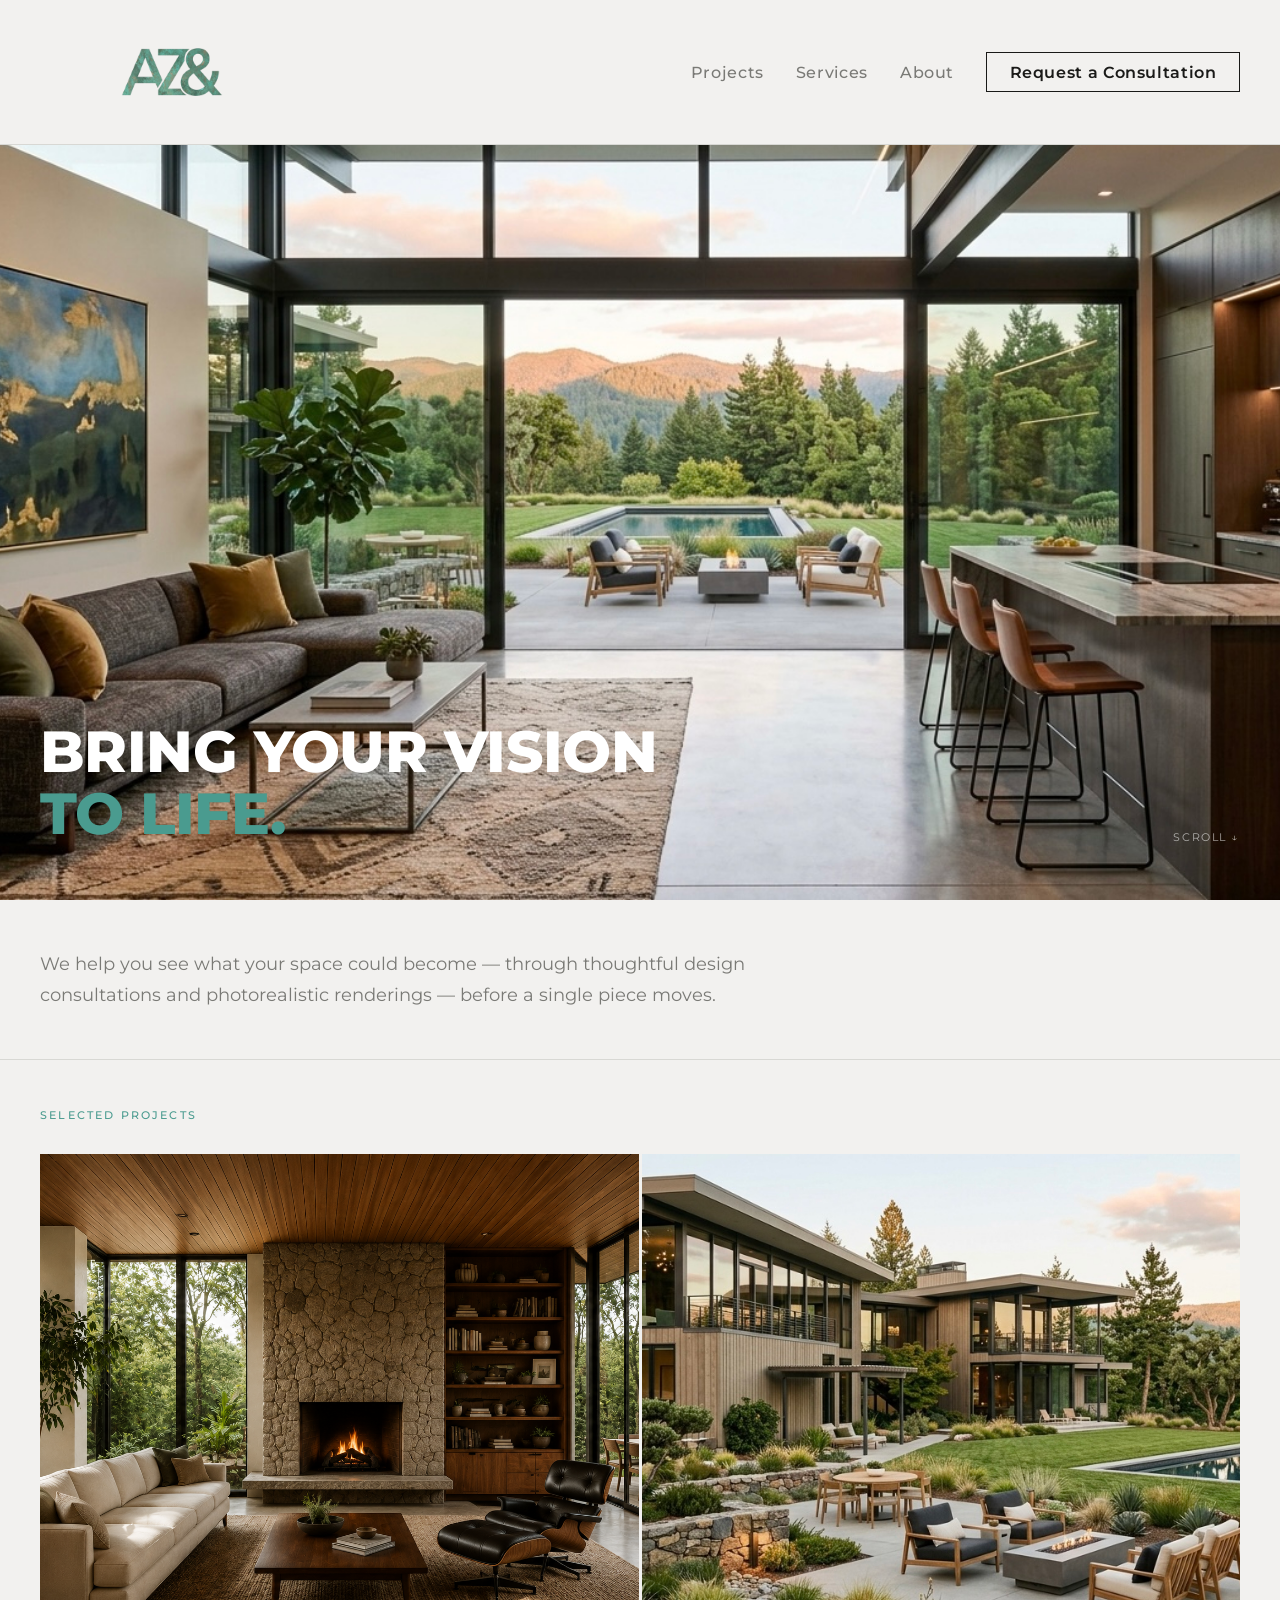
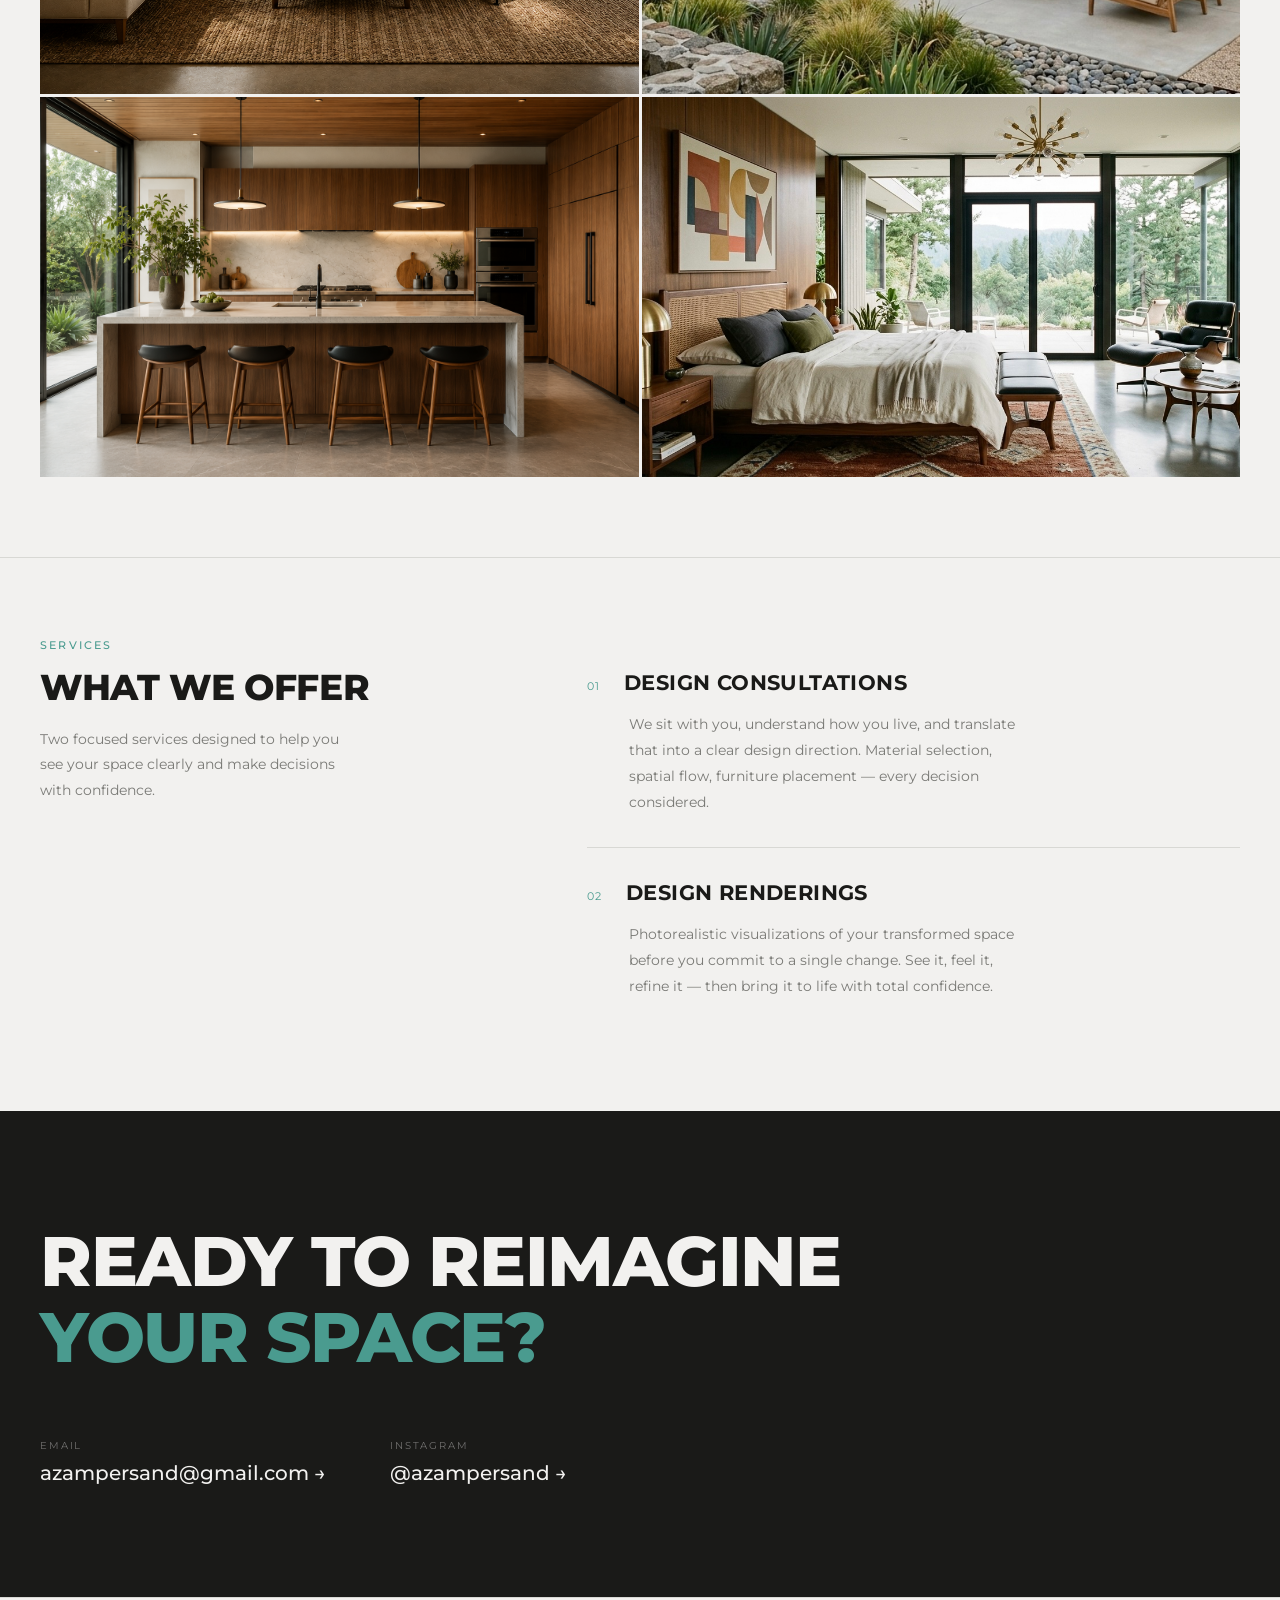
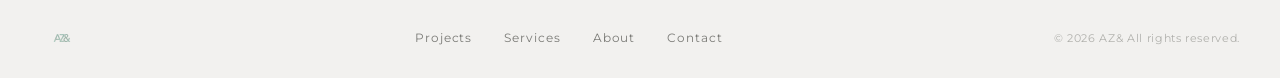
<file: index.html>
<!DOCTYPE html>
<html lang="en">
<head>
  <meta charset="UTF-8" />
  <meta name="viewport" content="width=device-width, initial-scale=1.0" />
  <title>AZ& — Interior Design</title>
  <link rel="preconnect" href="https://fonts.googleapis.com" />
  <link rel="preconnect" href="https://fonts.gstatic.com" crossorigin />
  <link href="https://fonts.googleapis.com/css2?family=Montserrat:wght@300;400;500;600;700;800&display=swap" rel="stylesheet" />
  <link rel="stylesheet" href="style.css" />
</head>
<body>

  <!-- NAV -->
  <nav class="nav">
    <a href="#" class="nav-logo">
      <img src="logo_transparent.PNG" alt="AZ&" />
    </a>
    <ul class="nav-links">
      <li><a href="#projects">Projects</a></li>
      <li><a href="#services">Services</a></li>
      <li><a href="about.html">About</a></li>
      <li><a href="consultation.html" class="nav-cta">Request a Consultation</a></li>
    </ul>
    <button class="nav-hamburger" aria-label="Menu">&#9776;</button>
  </nav>

  <!-- HERO -->
  <section class="hero">
    <img src="Kitchen1.jpg" alt="Interior design project" class="hero-img" />
    <div class="hero-overlay">
      <h1 class="hero-title">Bring your vision<br /><span class="teal">to life.</span></h1>
    </div>
    <a href="#projects" class="hero-scroll">Scroll ↓</a>
  </section>

  <!-- INTRO STRIP -->
  <section class="intro-strip">
    <p class="intro-text">We help you see what your space could become — through thoughtful design consultations and photorealistic renderings — before a single piece moves.</p>

  </section>

  <!-- PROJECTS -->
  <section class="projects" id="projects">
    <div class="projects-header">
      <span class="label">Selected Projects</span>
    </div>
    <div class="projects-grid">

      <a href="consultation.html" class="project-card project-card--large">
        <img src="Livingroom1.PNG" alt="Living Room Redesign" class="project-img" />
        <div class="project-info">
          <span class="project-name">Living Room Design</span>
          <span class="project-type">Consultation + Rendering</span>
        </div>
      </a>

      <a href="consultation.html" class="project-card">
        <img src="Landscape1.jpg" alt="Open Kitchen Concept" class="project-img" />
        <div class="project-info">
          <span class="project-name">Landscape Design</span>
          <span class="project-type">Consultation + Rendering</span>
        </div>
      </a>

      <a href="consultation.html" class="project-card">
        <img src="Kitchen2.PNG" alt="Primary Suite" class="project-img" />
        <div class="project-info">
          <span class="project-name">Kitchen Design</span>
          <span class="project-type">Consultation + Rendering</span>
        </div>
      </a>

      <a href="consultation.html" class="project-card project-card--wide">
        <img src="Bedroom1.jpg" alt="Loft Transformation" class="project-img" />
        <div class="project-info">
          <span class="project-name">Bedroom Design</span>
          <span class="project-type">Consultation + Rendering</span>
        </div>
      </a>

    </div>
  </section>

  <!-- SERVICES -->
  <section class="services" id="services">
    <div class="services-inner">
      <div class="services-left">
        <span class="label">Services</span>
        <h2 class="services-heading">What we offer</h2>
        <p class="services-sub">Two focused services designed to help you see your space clearly and make decisions with confidence.</p>
      </div>
      <div class="services-right">
        <div class="service-item">
          <div class="service-top">
            <span class="service-num">01</span>
            <h3 class="service-name">Design Consultations</h3>
          </div>
          <p class="service-desc">We sit with you, understand how you live, and translate that into a clear design direction. Material selection, spatial flow, furniture placement — every decision considered.</p>
        </div>
        <div class="service-divider"></div>
        <div class="service-item">
          <div class="service-top">
            <span class="service-num">02</span>
            <h3 class="service-name">Design Renderings</h3>
          </div>
          <p class="service-desc">Photorealistic visualizations of your transformed space before you commit to a single change. See it, feel it, refine it — then bring it to life with total confidence.</p>
        </div>
      </div>
    </div>
  </section>

  <!-- CONTACT -->
  <section class="contact" id="contact">
    <div class="contact-inner">
      <h2 class="contact-heading">Ready to reimagine<br /><span class="teal">your space?</span></h2>
      <div class="contact-links">
        <a href="mailto:azampersand@gmail.com" class="contact-link">
          <span class="contact-link-label">Email</span>
          <span class="contact-link-val">azampersand@gmail.com →</span>
        </a>
        <a href="https://instagram.com/azampersand" target="_blank" rel="noopener" class="contact-link">
          <span class="contact-link-label">Instagram</span>
          <span class="contact-link-val">@azampersand →</span>
        </a>
      </div>
    </div>
  </section>

  <!-- FOOTER -->
  <footer class="footer">
    <img src="logo_transparent.PNG" alt="AZ&" class="footer-logo" />
    <div class="footer-links">
      <a href="#projects">Projects</a>
      <a href="#services">Services</a>
      <a href="#about">About</a>
      <a href="mailto:azampersand@gmail.com">Contact</a>
    </div>
    <span class="footer-copy">&copy; 2026 AZ&amp; All rights reserved.</span>
  </footer>

  <!-- INTAKE MODAL -->
  <div class="modal-overlay" id="modal">
    <div class="modal">
      <button class="modal-close" id="modal-close" aria-label="Close">&times;</button>
      <div class="modal-header">
        <img src="logo_transparent.PNG" alt="AZ&" class="modal-logo" />
        <h2 class="modal-title">Book a Consultation</h2>
        <p class="modal-sub">Tell us about your project and we'll be in touch within 24 hours.</p>
      </div>
      <form class="modal-form" action="https://formspree.io/f/xbdvvgzb" method="POST">
        <div class="form-row">
          <div class="form-group">
            <label for="name">Full Name</label>
            <input type="text" id="name" name="name" placeholder="Jane Smith" required />
          </div>
          <div class="form-group">
            <label for="email">Email</label>
            <input type="email" id="email" name="email" placeholder="jane@email.com" required />
          </div>
        </div>
        <div class="form-row">
          <div class="form-group">
            <label for="phone">Phone (optional)</label>
            <input type="tel" id="phone" name="phone" placeholder="+1 (555) 000-0000" />
          </div>
          <div class="form-group">
            <label for="project-type">Project Type</label>
            <select id="project-type" name="project_type" required>
              <option value="" disabled selected>Select a type</option>
              <option>Living Room Design</option>
              <option>Kitchen Design</option>
              <option>Bedroom Design</option>
              <option>Landscape Design</option>
              <option>Full Home Design</option>
              <option>Design Rendering Only</option>
              <option>Other</option>
            </select>
          </div>
        </div>
        <div class="form-group form-group--full">
          <label for="description">Tell us about your project</label>
          <textarea id="description" name="description" rows="4" placeholder="Describe your space, style preferences, goals, or anything else you'd like us to know..."></textarea>
        </div>
        <div class="form-group form-group--full">
          <label for="budget">Budget Range</label>
          <select id="budget" name="budget">
            <option value="" disabled selected>Select a range</option>
            <option>Under $5,000</option>
            <option>$5,000 – $15,000</option>
            <option>$15,000 – $30,000</option>
            <option>$30,000 – $50,000</option>
            <option>$50,000+</option>
            <option>Not sure yet</option>
          </select>
        </div>
        <button type="submit" class="form-submit">Send Request →</button>
      </form>
    </div>
  </div>

  <script src="script.js"></script>
</body>
</html>
</file>
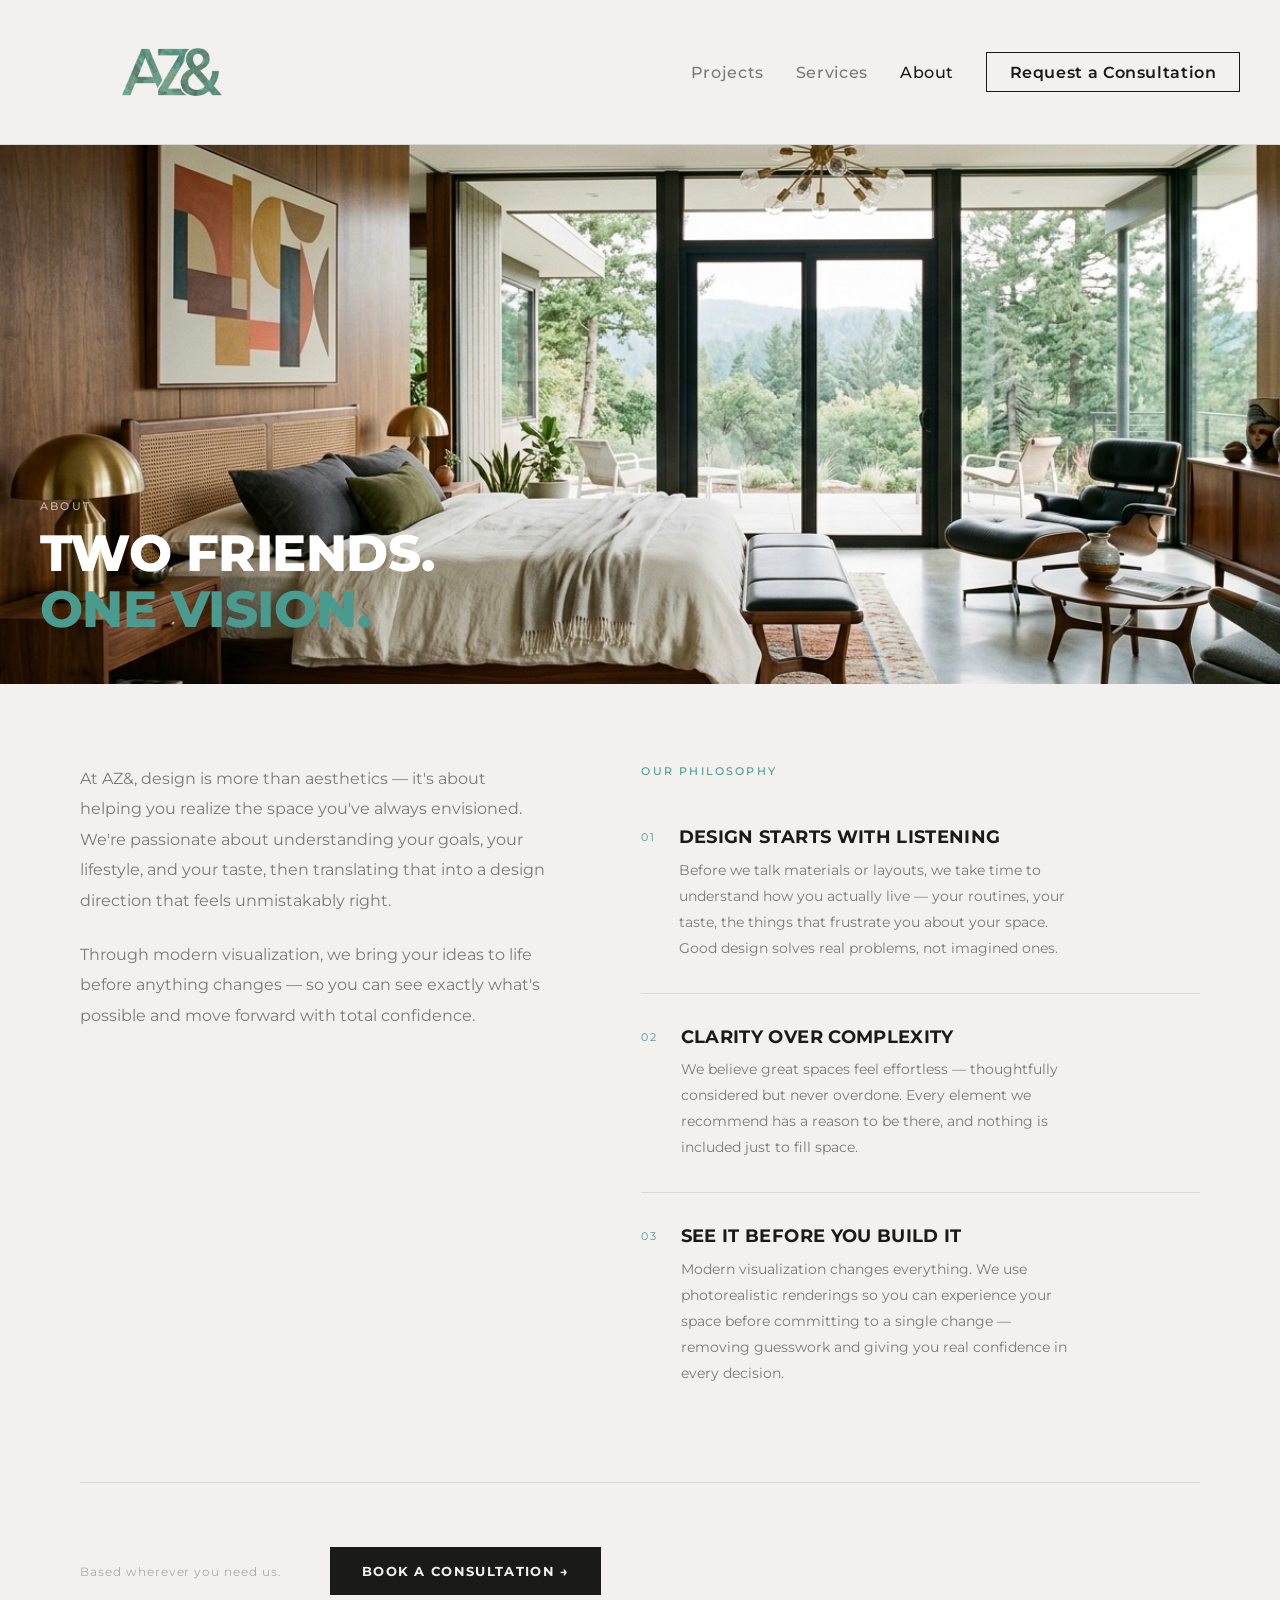
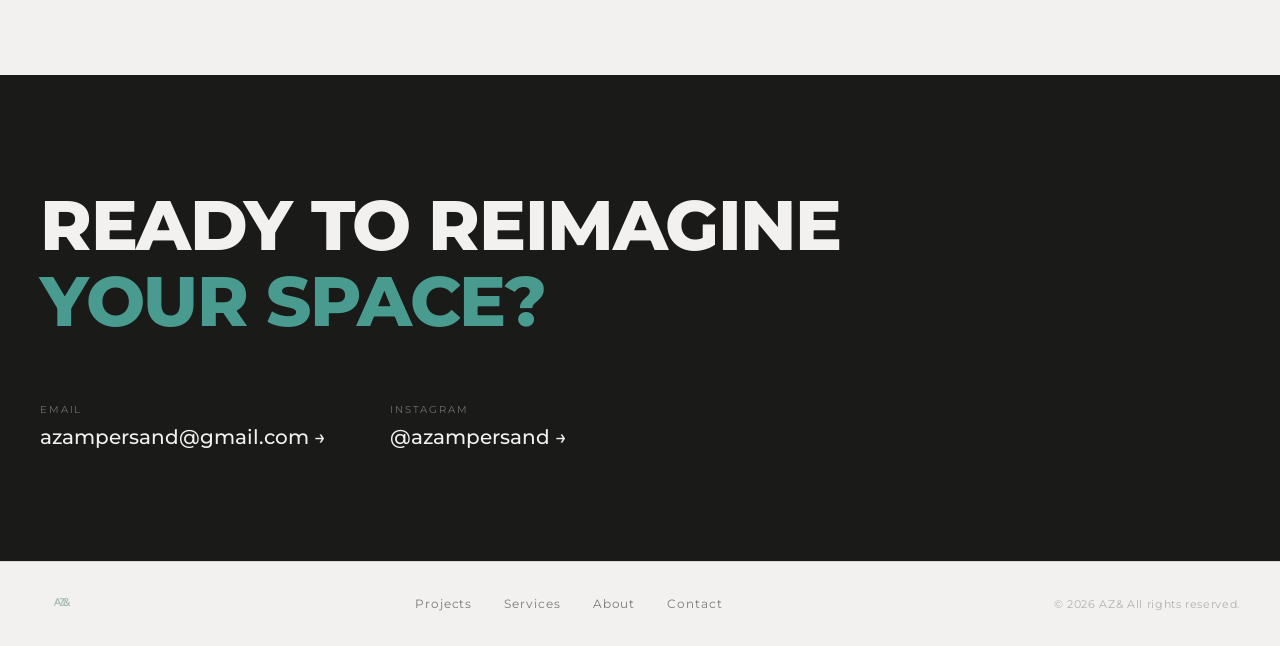
<file: about.html>
<!DOCTYPE html>
<html lang="en">
<head>
  <meta charset="UTF-8" />
  <meta name="viewport" content="width=device-width, initial-scale=1.0" />
  <title>About — AZ&</title>
  <link rel="preconnect" href="https://fonts.googleapis.com" />
  <link rel="preconnect" href="https://fonts.gstatic.com" crossorigin />
  <link href="https://fonts.googleapis.com/css2?family=Montserrat:wght@300;400;500;600;700;800&display=swap" rel="stylesheet" />
  <link rel="stylesheet" href="style.css" />
</head>
<body>

  <!-- NAV -->
  <nav class="nav">
    <a href="index.html" class="nav-logo">
      <img src="logo_transparent.PNG" alt="AZ&" />
    </a>
    <ul class="nav-links">
      <li><a href="index.html#projects">Projects</a></li>
      <li><a href="index.html#services">Services</a></li>
      <li><a href="about.html" class="nav-active">About</a></li>
      <li><a href="consultation.html" class="nav-cta">Request a Consultation</a></li>
    </ul>
    <button class="nav-hamburger" aria-label="Menu">&#9776;</button>
  </nav>

  <!-- PAGE HERO -->
  <section class="page-hero">
    <img src="Bedroom1.jpg" alt="About AZ&" class="page-hero-img" />
    <div class="page-hero-overlay">
      <span class="label">About</span>
      <h1 class="page-hero-title">Two friends.<br /><span class="teal">One vision.</span></h1>
    </div>
  </section>

  <!-- ABOUT BODY -->
  <section class="about-page">
    <div class="about-page-inner">

      <div class="about-page-intro">
        <p>At AZ&, design is more than aesthetics — it's about helping you realize the space you've always envisioned. We're passionate about understanding your goals, your lifestyle, and your taste, then translating that into a design direction that feels unmistakably right.</p>
        <p>Through modern visualization, we bring your ideas to life before anything changes — so you can see exactly what's possible and move forward with total confidence.</p>
      </div>

      <div class="about-page-values">
        <span class="label">Our Philosophy</span>
        <div class="about-value">
          <span class="about-value-num">01</span>
          <div>
            <h3 class="about-value-heading">Design starts with listening</h3>
            <p class="about-value-desc">Before we talk materials or layouts, we take time to understand how you actually live — your routines, your taste, the things that frustrate you about your space. Good design solves real problems, not imagined ones.</p>
          </div>
        </div>
        <div class="service-divider"></div>
        <div class="about-value">
          <span class="about-value-num">02</span>
          <div>
            <h3 class="about-value-heading">Clarity over complexity</h3>
            <p class="about-value-desc">We believe great spaces feel effortless — thoughtfully considered but never overdone. Every element we recommend has a reason to be there, and nothing is included just to fill space.</p>
          </div>
        </div>
        <div class="service-divider"></div>
        <div class="about-value">
          <span class="about-value-num">03</span>
          <div>
            <h3 class="about-value-heading">See it before you build it</h3>
            <p class="about-value-desc">Modern visualization changes everything. We use photorealistic renderings so you can experience your space before committing to a single change — removing guesswork and giving you real confidence in every decision.</p>
          </div>
        </div>
      </div>

    </div>

    <div class="about-page-cta">
      <p class="about-location">Based wherever you need us.</p>
      <a href="consultation.html" class="btn-large">Book a Consultation →</a>
    </div>
  </section>

  <!-- CONTACT -->
  <section class="contact" id="contact">
    <div class="contact-inner">
      <h2 class="contact-heading">Ready to reimagine<br /><span class="teal">your space?</span></h2>
      <div class="contact-links">
        <a href="mailto:azampersand@gmail.com" class="contact-link">
          <span class="contact-link-label">Email</span>
          <span class="contact-link-val">azampersand@gmail.com →</span>
        </a>
        <a href="https://instagram.com/azampersand" target="_blank" rel="noopener" class="contact-link">
          <span class="contact-link-label">Instagram</span>
          <span class="contact-link-val">@azampersand →</span>
        </a>
      </div>
    </div>
  </section>

  <!-- FOOTER -->
  <footer class="footer">
    <a href="index.html"><img src="logo_transparent.PNG" alt="AZ&" class="footer-logo" /></a>
    <div class="footer-links">
      <a href="index.html#projects">Projects</a>
      <a href="index.html#services">Services</a>
      <a href="about.html">About</a>
      <a href="mailto:azampersand@gmail.com">Contact</a>
    </div>
    <span class="footer-copy">&copy; 2026 AZ&amp; All rights reserved.</span>
  </footer>

  <script src="script.js"></script>
</body>
</html>
</file>
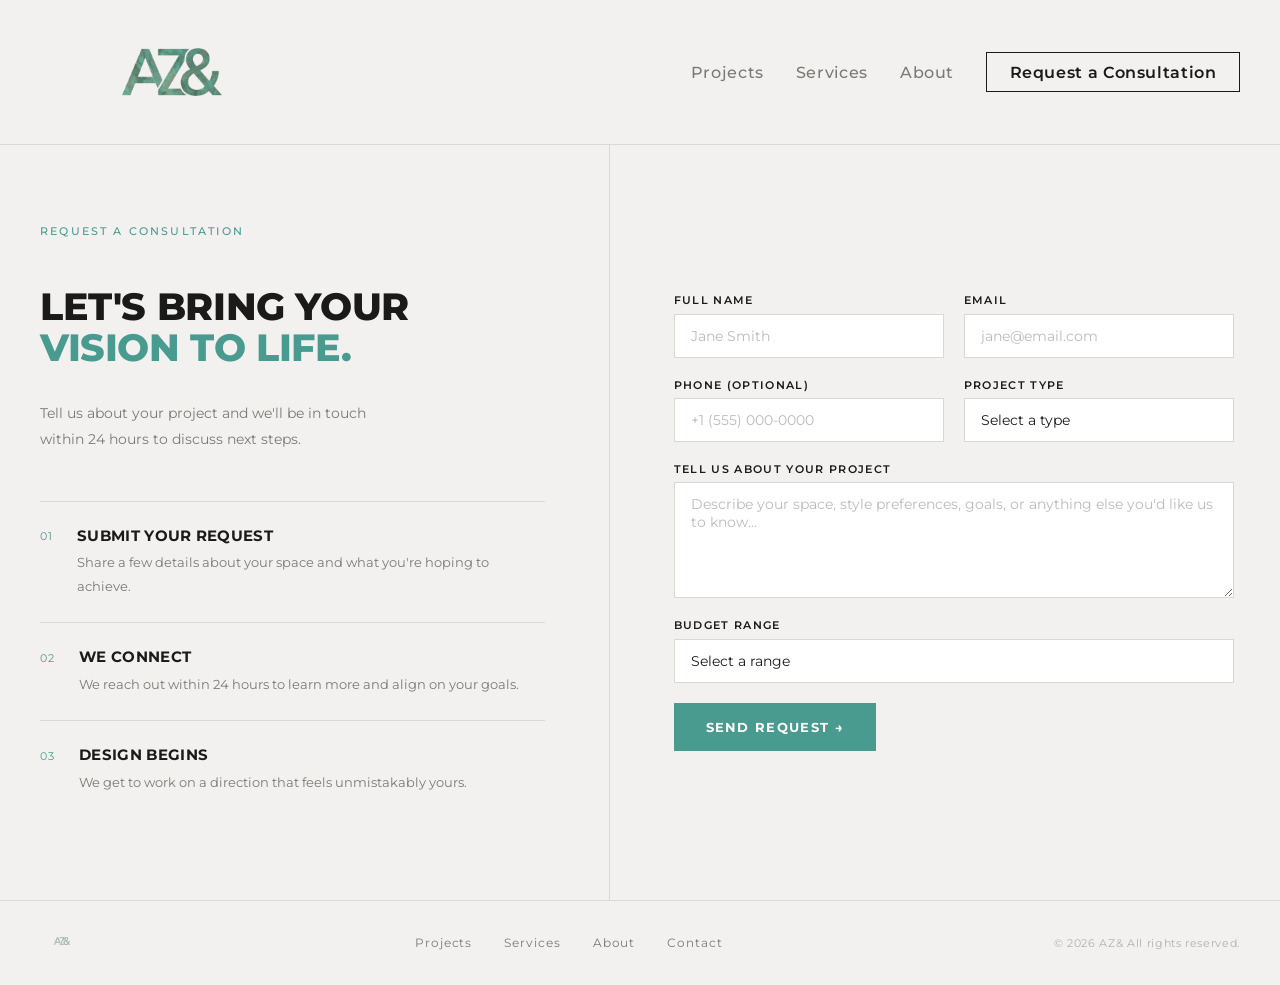
<file: consultation.html>
<!DOCTYPE html>
<html lang="en">
<head>
  <meta charset="UTF-8" />
  <meta name="viewport" content="width=device-width, initial-scale=1.0" />
  <title>Request a Consultation — AZ&</title>
  <link rel="preconnect" href="https://fonts.googleapis.com" />
  <link rel="preconnect" href="https://fonts.gstatic.com" crossorigin />
  <link href="https://fonts.googleapis.com/css2?family=Montserrat:wght@300;400;500;600;700;800&display=swap" rel="stylesheet" />
  <link rel="stylesheet" href="style.css" />
</head>
<body>

  <!-- NAV -->
  <nav class="nav">
    <a href="index.html" class="nav-logo">
      <img src="logo_transparent.PNG" alt="AZ&" />
    </a>
    <ul class="nav-links">
      <li><a href="index.html#projects">Projects</a></li>
      <li><a href="index.html#services">Services</a></li>
      <li><a href="about.html">About</a></li>
      <li><a href="consultation.html" class="nav-cta nav-active">Request a Consultation</a></li>
    </ul>
    <button class="nav-hamburger" aria-label="Menu">&#9776;</button>
  </nav>

  <!-- CONSULTATION PAGE -->
  <section class="consult-page">
    <div class="consult-left">
      <span class="label">Request a Consultation</span>
      <h1 class="consult-heading">Let's bring your<br /><span class="teal">vision to life.</span></h1>
      <p class="consult-sub">Tell us about your project and we'll be in touch within 24 hours to discuss next steps.</p>
      <div class="consult-process">
        <div class="consult-step">
          <span class="consult-step-num">01</span>
          <div>
            <h3 class="consult-step-title">Submit your request</h3>
            <p class="consult-step-desc">Share a few details about your space and what you're hoping to achieve.</p>
          </div>
        </div>
        <div class="consult-step">
          <span class="consult-step-num">02</span>
          <div>
            <h3 class="consult-step-title">We connect</h3>
            <p class="consult-step-desc">We reach out within 24 hours to learn more and align on your goals.</p>
          </div>
        </div>
        <div class="consult-step">
          <span class="consult-step-num">03</span>
          <div>
            <h3 class="consult-step-title">Design begins</h3>
            <p class="consult-step-desc">We get to work on a direction that feels unmistakably yours.</p>
          </div>
        </div>
      </div>
    </div>

    <div class="consult-right">
      <form class="consult-form" action="https://formspree.io/f/xbdvvgzb" method="POST">
        <div class="form-row">
          <div class="form-group">
            <label for="name">Full Name</label>
            <input type="text" id="name" name="name" placeholder="Jane Smith" required />
          </div>
          <div class="form-group">
            <label for="email">Email</label>
            <input type="email" id="email" name="email" placeholder="jane@email.com" required />
          </div>
        </div>
        <div class="form-row">
          <div class="form-group">
            <label for="phone">Phone (optional)</label>
            <input type="tel" id="phone" name="phone" placeholder="+1 (555) 000-0000" />
          </div>
          <div class="form-group">
            <label for="project-type">Project Type</label>
            <select id="project-type" name="project_type" required>
              <option value="" disabled selected>Select a type</option>
              <option>Living Room Design</option>
              <option>Kitchen Design</option>
              <option>Bedroom Design</option>
              <option>Landscape Design</option>
              <option>Full Home Design</option>
              <option>Design Rendering Only</option>
              <option>Other</option>
            </select>
          </div>
        </div>
        <div class="form-group form-group--full">
          <label for="description">Tell us about your project</label>
          <textarea id="description" name="description" rows="5" placeholder="Describe your space, style preferences, goals, or anything else you'd like us to know..."></textarea>
        </div>
        <div class="form-group form-group--full">
          <label for="budget">Budget Range</label>
          <select id="budget" name="budget">
            <option value="" disabled selected>Select a range</option>
            <option>Under $5,000</option>
            <option>$5,000 – $15,000</option>
            <option>$15,000 – $30,000</option>
            <option>$30,000 – $50,000</option>
            <option>$50,000+</option>
            <option>Not sure yet</option>
          </select>
        </div>
        <button type="submit" class="form-submit">Send Request →</button>
      </form>
    </div>
  </section>

  <!-- FOOTER -->
  <footer class="footer">
    <a href="index.html"><img src="logo_transparent.PNG" alt="AZ&" class="footer-logo" /></a>
    <div class="footer-links">
      <a href="index.html#projects">Projects</a>
      <a href="index.html#services">Services</a>
      <a href="about.html">About</a>
      <a href="mailto:azampersand@gmail.com">Contact</a>
    </div>
    <span class="footer-copy">&copy; 2026 AZ&amp; All rights reserved.</span>
  </footer>

  <script src="script.js"></script>
</body>
</html>
</file>
<file: style.css>
/* ── Reset & Base ── */
*, *::before, *::after { box-sizing: border-box; margin: 0; padding: 0; }

:root {
  --bg:     #f2f1ef;
  --teal:   #4a9b8f;
  --ink:    #1a1a18;
  --mid:    #7a7a76;
  --rule:   #d8d8d4;
  --serif:  'Montserrat', sans-serif;
  --sans:   'Montserrat', sans-serif;
}

html { scroll-behavior: smooth; }

body {
  background: var(--bg);
  color: var(--ink);
  font-family: var(--sans);
  font-weight: 400;
  -webkit-font-smoothing: antialiased;
}

a { color: inherit; text-decoration: none; }

.label {
  font-size: 0.68rem;
  font-weight: 500;
  letter-spacing: 0.2em;
  text-transform: uppercase;
  color: var(--teal);
  display: block;
  margin-bottom: 1rem;
}

.ph {
  background: #ddddd8;
  width: 100%;
  height: 100%;
}

/* ── NAV ── */
.nav {
  position: fixed;
  top: 0; left: 0; right: 0;
  z-index: 100;
  display: flex;
  align-items: center;
  justify-content: space-between;
  padding: 0 2.5rem;
  background: var(--bg);
  border-bottom: 1px solid var(--rule);
}

.nav-logo img {
  height: 144px;
  width: auto;
  display: block;
}

.nav-links {
  list-style: none;
  display: flex;
  align-items: center;
  gap: 2rem;
}

.nav-links a {
  font-size: 1rem;
  font-weight: 500;
  letter-spacing: 0.04em;
  color: var(--mid);
  transition: color 0.2s;
}

.nav-links a:hover { color: var(--ink); }

.nav-links .nav-cta {
  color: var(--ink);
  font-weight: 600;
  padding: 0.6rem 1.4rem;
  border: 1px solid var(--ink);
  transition: all 0.2s;
}

.nav-links .nav-cta:hover {
  background: var(--ink);
  color: var(--bg);
}

.nav-hamburger {
  display: none;
  background: none;
  border: none;
  font-size: 1.3rem;
  cursor: pointer;
  color: var(--ink);
}

/* ── HERO ── */
.hero {
  height: 100svh;
  position: relative;
  overflow: hidden;
  padding-top: 62px;
}

.hero-img {
  position: absolute;
  inset: 62px 0 0 0;
  width: 100%;
  height: calc(100% - 62px);
  object-fit: cover;
}

.hero-overlay {
  position: absolute;
  bottom: 3.5rem;
  left: 2.5rem;
  z-index: 2;
}

.hero-tag {
  font-size: 0.68rem;
  font-weight: 500;
  letter-spacing: 0.2em;
  text-transform: uppercase;
  color: rgba(255,255,255,0.7);
  margin-bottom: 0.75rem;
}

.hero-title {
  font-family: var(--sans);
  font-size: clamp(2.2rem, 4.5vw, 4rem);
  font-weight: 800;
  line-height: 1.08;
  letter-spacing: -0.01em;
  color: #fff;
  text-transform: uppercase;
}

.teal { color: var(--teal); }

.hero-scroll {
  position: absolute;
  bottom: 3.5rem;
  right: 2.5rem;
  font-size: 0.7rem;
  letter-spacing: 0.14em;
  text-transform: uppercase;
  color: rgba(255,255,255,0.6);
  z-index: 2;
  transition: color 0.2s;
}

.hero-scroll:hover { color: #fff; }

/* ── INTRO STRIP ── */
.intro-strip {
  display: flex;
  align-items: flex-start;
  justify-content: space-between;
  gap: 2rem;
  padding: 3rem 2.5rem;
  border-bottom: 1px solid var(--rule);
}

.intro-text {
  font-family: var(--sans);
  font-size: clamp(0.95rem, 1.4vw, 1.15rem);
  font-weight: 400;
  line-height: 1.75;
  color: var(--mid);
  max-width: 60ch;
}

.intro-meta {
  display: flex;
  flex-direction: column;
  align-items: flex-end;
  gap: 0.4rem;
  flex-shrink: 0;
}

.intro-meta span {
  font-size: 0.7rem;
  letter-spacing: 0.12em;
  text-transform: uppercase;
  color: var(--mid);
}

/* ── PROJECTS ── */
.projects {
  padding: 3rem 2.5rem 5rem;
}

.projects-header {
  margin-bottom: 2rem;
}

.projects-grid {
  display: grid;
  grid-template-columns: 1fr 1fr;
  grid-template-rows: 540px 380px;
  gap: 3px;
}

.project-card {
  position: relative;
  overflow: hidden;
  display: block;
  cursor: pointer;
}

.project-card--large {
  grid-column: 1;
  grid-row: 1;
}

.project-card:nth-child(2) {
  grid-column: 2;
  grid-row: 1;
}

.project-card:nth-child(3) {
  grid-column: 1;
  grid-row: 2;
}

.project-card--wide {
  grid-column: 2;
  grid-row: 2;
}

.project-img {
  width: 100%;
  height: 100%;
  object-fit: cover;
  transition: transform 0.6s ease;
  display: block;
}

.project-card:hover .project-img {
  transform: scale(1.03);
}

.project-info {
  position: absolute;
  bottom: 0; left: 0; right: 0;
  padding: 2rem 1.5rem 1.5rem;
  background: linear-gradient(to top, rgba(20,20,18,0.6) 0%, transparent 100%);
  display: flex;
  flex-direction: column;
  gap: 0.3rem;
  opacity: 0;
  transform: translateY(6px);
  transition: all 0.3s ease;
}

.project-card:hover .project-info {
  opacity: 1;
  transform: translateY(0);
}

.project-name {
  font-family: var(--sans);
  font-size: 1rem;
  font-weight: 700;
  letter-spacing: 0.02em;
  text-transform: uppercase;
  color: #fff;
}

.project-type {
  font-size: 0.68rem;
  letter-spacing: 0.12em;
  text-transform: uppercase;
  color: rgba(255,255,255,0.65);
}

/* ── SERVICES ── */
.services {
  border-top: 1px solid var(--rule);
  padding: 5rem 2.5rem;
}

.services-inner {
  display: grid;
  grid-template-columns: 1fr 1.4fr;
  gap: 5rem;
  align-items: start;
}

.services-heading {
  font-family: var(--sans);
  font-size: clamp(1.8rem, 2.8vw, 2.4rem);
  font-weight: 800;
  line-height: 1.1;
  letter-spacing: -0.01em;
  text-transform: uppercase;
  margin-bottom: 1.25rem;
}

.services-sub {
  font-size: 0.88rem;
  color: var(--mid);
  line-height: 1.8;
  max-width: 36ch;
}

.service-item {
  padding: 2rem 0;
}

.service-top {
  display: flex;
  align-items: baseline;
  gap: 1.5rem;
  margin-bottom: 1rem;
}

.service-num {
  font-size: 0.68rem;
  letter-spacing: 0.1em;
  color: var(--teal);
  flex-shrink: 0;
}

.service-name {
  font-family: var(--sans);
  font-size: 1.3rem;
  font-weight: 700;
  text-transform: uppercase;
  letter-spacing: 0.02em;
}

.service-desc {
  font-size: 0.88rem;
  color: var(--mid);
  line-height: 1.85;
  max-width: 48ch;
  padding-left: calc(1.5rem + 2ch);
}

.service-divider {
  height: 1px;
  background: var(--rule);
}

/* ── ABOUT ── */
.about {
  display: grid;
  grid-template-columns: 1.1fr 1fr;
  min-height: 640px;
  border-top: 1px solid var(--rule);
}

.about-img {
  width: 100%;
  height: 100%;
  object-fit: cover;
  display: block;
}

.about-content {
  padding: 5rem 4rem;
  display: flex;
  flex-direction: column;
  justify-content: center;
  gap: 1.5rem;
}

.about-heading {
  font-family: var(--sans);
  font-size: clamp(1.8rem, 3vw, 2.6rem);
  font-weight: 800;
  line-height: 1.1;
  letter-spacing: -0.01em;
  text-transform: uppercase;
}

.about-content p {
  font-size: 0.9rem;
  color: var(--mid);
  line-height: 1.9;
  max-width: 44ch;
}

.about-location {
  font-size: 0.75rem !important;
  letter-spacing: 0.08em;
  color: #ababab !important;
}

.btn {
  display: inline-block;
  font-size: 0.78rem;
  font-weight: 500;
  letter-spacing: 0.08em;
  color: var(--ink);
  border-bottom: 1px solid var(--ink);
  padding-bottom: 2px;
  width: fit-content;
  transition: color 0.2s, border-color 0.2s;
}

.btn:hover {
  color: var(--teal);
  border-color: var(--teal);
}

/* ── CONTACT ── */
.contact {
  background: var(--ink);
  padding: 7rem 2.5rem;
}

.contact-inner {
  max-width: 900px;
}

.contact-heading {
  font-family: var(--sans);
  font-size: clamp(2.4rem, 5.5vw, 5rem);
  font-weight: 800;
  line-height: 1.08;
  letter-spacing: -0.02em;
  text-transform: uppercase;
  color: #f2f1ef;
  margin-bottom: 4rem;
}

.contact-links {
  display: flex;
  gap: 4rem;
  flex-wrap: wrap;
}

.contact-link {
  display: flex;
  flex-direction: column;
  gap: 0.5rem;
  transition: opacity 0.2s;
}

.contact-link:hover { opacity: 0.7; }

.contact-link-label {
  font-size: 0.65rem;
  letter-spacing: 0.18em;
  text-transform: uppercase;
  color: rgba(242,241,239,0.4);
}

.contact-link-val {
  font-family: var(--sans);
  font-size: clamp(1rem, 1.6vw, 1.3rem);
  font-weight: 500;
  color: #f2f1ef;
}

/* ── FOOTER ── */
.footer {
  display: flex;
  align-items: center;
  justify-content: space-between;
  padding: 1.75rem 2.5rem;
  border-top: 1px solid var(--rule);
  flex-wrap: wrap;
  gap: 1rem;
}

.footer-logo {
  height: 24px;
  width: auto;
  opacity: 0.55;
}

.footer-links {
  display: flex;
  gap: 2rem;
}

.footer-links a {
  font-size: 0.72rem;
  letter-spacing: 0.08em;
  color: var(--mid);
  transition: color 0.2s;
}

.footer-links a:hover { color: var(--ink); }

.footer-copy {
  font-size: 0.68rem;
  letter-spacing: 0.06em;
  color: #b0b0ac;
}

/* ── MODAL ── */
.modal-overlay {
  position: fixed;
  inset: 0;
  z-index: 200;
  background: rgba(20, 20, 18, 0.6);
  backdrop-filter: blur(4px);
  display: flex;
  align-items: center;
  justify-content: center;
  padding: 1.5rem;
  opacity: 0;
  pointer-events: none;
  transition: opacity 0.3s ease;
}

.modal-overlay.active {
  opacity: 1;
  pointer-events: all;
}

.modal {
  background: var(--bg);
  width: 100%;
  max-width: 680px;
  max-height: 90svh;
  overflow-y: auto;
  padding: 3rem;
  position: relative;
  transform: translateY(20px);
  transition: transform 0.3s ease;
}

.modal-overlay.active .modal {
  transform: translateY(0);
}

.modal-close {
  position: absolute;
  top: 1.25rem;
  right: 1.5rem;
  background: none;
  border: none;
  font-size: 1.6rem;
  cursor: pointer;
  color: var(--mid);
  line-height: 1;
  transition: color 0.2s;
}
.modal-close:hover { color: var(--ink); }

.modal-logo {
  height: 52px;
  width: auto;
  margin-bottom: 1.25rem;
}

.modal-title {
  font-family: var(--sans);
  font-size: 1.5rem;
  font-weight: 800;
  text-transform: uppercase;
  letter-spacing: 0.02em;
  margin-bottom: 0.5rem;
}

.modal-sub {
  font-size: 0.85rem;
  color: var(--mid);
  margin-bottom: 2rem;
}

.modal-form { display: flex; flex-direction: column; gap: 1.25rem; }

.form-row {
  display: grid;
  grid-template-columns: 1fr 1fr;
  gap: 1.25rem;
}

.form-group { display: flex; flex-direction: column; gap: 0.4rem; }
.form-group--full { grid-column: 1 / -1; }

.form-group label {
  font-size: 0.7rem;
  font-weight: 600;
  letter-spacing: 0.12em;
  text-transform: uppercase;
  color: var(--ink);
}

.form-group input,
.form-group select,
.form-group textarea {
  font-family: var(--sans);
  font-size: 0.88rem;
  font-weight: 400;
  color: var(--ink);
  background: #fff;
  border: 1px solid var(--rule);
  padding: 0.75rem 1rem;
  outline: none;
  transition: border-color 0.2s;
  width: 100%;
  appearance: none;
}

.form-group input:focus,
.form-group select:focus,
.form-group textarea:focus {
  border-color: var(--teal);
}

.form-group input::placeholder,
.form-group textarea::placeholder {
  color: #bbb;
}

.form-group textarea { resize: vertical; }

.form-submit {
  font-family: var(--sans);
  font-size: 0.82rem;
  font-weight: 700;
  letter-spacing: 0.1em;
  text-transform: uppercase;
  background: var(--teal);
  color: #fff;
  border: none;
  padding: 1rem 2rem;
  cursor: pointer;
  transition: background 0.2s;
  align-self: flex-start;
}
.form-submit:hover { background: var(--teal-dk); }

@media (max-width: 600px) {
  .modal { padding: 2rem 1.5rem; }
  .form-row { grid-template-columns: 1fr; }
}

/* ── PAGE HERO (About) ── */
.page-hero {
  position: relative;
  height: 60svh;
  overflow: hidden;
  margin-top: 144px;
}

.page-hero-img {
  width: 100%;
  height: 100%;
  object-fit: cover;
  display: block;
}

.page-hero-overlay {
  position: absolute;
  bottom: 3rem;
  left: 2.5rem;
  z-index: 2;
}

.page-hero-overlay .label {
  color: rgba(255,255,255,0.65);
  margin-bottom: 0.75rem;
}

.page-hero-title {
  font-size: clamp(2rem, 4vw, 3.5rem);
  font-weight: 800;
  line-height: 1.08;
  letter-spacing: -0.01em;
  color: #fff;
  text-transform: uppercase;
}

/* ── ABOUT PAGE ── */
.about-page {
  padding: 5rem 2.5rem;
  max-width: 1200px;
  margin: 0 auto;
}

.about-page-inner {
  display: grid;
  grid-template-columns: 1fr 1.2fr;
  gap: 6rem;
  margin-bottom: 4rem;
  padding-bottom: 4rem;
  border-bottom: 1px solid var(--rule);
}

.about-page-intro {
  display: flex;
  flex-direction: column;
  gap: 1.5rem;
}

.about-page-intro p {
  font-size: 1rem;
  color: var(--mid);
  line-height: 1.9;
}

.about-page-values {
  display: flex;
  flex-direction: column;
  gap: 0;
}

.about-value {
  display: flex;
  align-items: flex-start;
  gap: 1.5rem;
  padding: 2rem 0;
}

.about-value-num {
  font-size: 0.68rem;
  letter-spacing: 0.1em;
  color: var(--teal);
  flex-shrink: 0;
  padding-top: 0.25rem;
}

.about-value-heading {
  font-size: 1.1rem;
  font-weight: 700;
  text-transform: uppercase;
  letter-spacing: 0.02em;
  margin-bottom: 0.6rem;
}

.about-value-desc {
  font-size: 0.88rem;
  color: var(--mid);
  line-height: 1.85;
  max-width: 44ch;
}

.about-page-cta {
  display: flex;
  align-items: center;
  gap: 3rem;
}

.btn-large {
  display: inline-block;
  font-size: 0.82rem;
  font-weight: 700;
  letter-spacing: 0.1em;
  text-transform: uppercase;
  background: var(--ink);
  color: var(--bg);
  padding: 1rem 2rem;
  transition: background 0.2s;
}

.btn-large:hover { background: var(--teal); }

/* ── CONSULTATION PAGE ── */
.consult-page {
  display: grid;
  grid-template-columns: 1fr 1.1fr;
  min-height: calc(100svh - 144px);
  margin-top: 144px;
}

.consult-left {
  padding: 5rem 4rem 5rem 2.5rem;
  border-right: 1px solid var(--rule);
  display: flex;
  flex-direction: column;
  gap: 2rem;
}

.consult-heading {
  font-size: clamp(1.8rem, 3vw, 2.8rem);
  font-weight: 800;
  line-height: 1.08;
  letter-spacing: -0.01em;
  text-transform: uppercase;
}

.consult-sub {
  font-size: 0.9rem;
  color: var(--mid);
  line-height: 1.8;
  max-width: 38ch;
}

.consult-process {
  display: flex;
  flex-direction: column;
  gap: 0;
  margin-top: 1rem;
}

.consult-step {
  display: flex;
  align-items: flex-start;
  gap: 1.5rem;
  padding: 1.5rem 0;
  border-top: 1px solid var(--rule);
}

.consult-step-num {
  font-size: 0.68rem;
  letter-spacing: 0.1em;
  color: var(--teal);
  flex-shrink: 0;
  padding-top: 0.2rem;
}

.consult-step-title {
  font-size: 0.95rem;
  font-weight: 700;
  text-transform: uppercase;
  letter-spacing: 0.02em;
  margin-bottom: 0.4rem;
}

.consult-step-desc {
  font-size: 0.82rem;
  color: var(--mid);
  line-height: 1.8;
}

.consult-right {
  padding: 5rem 2.5rem 5rem 4rem;
  display: flex;
  flex-direction: column;
  justify-content: center;
}

.consult-form {
  display: flex;
  flex-direction: column;
  gap: 1.25rem;
  max-width: 560px;
}

/* ── NAV ACTIVE STATE ── */
.nav-links .nav-active {
  color: var(--ink);
}

/* ── RESPONSIVE ── */
@media (max-width: 900px) {
  .nav {
    padding: 0 1.5rem;
    justify-content: center;
    position: relative;
  }
  .nav-logo { margin: 0 auto; }
  .nav-links { display: none; }
  .nav-hamburger {
    display: block;
    position: absolute;
    right: 1.5rem;
  }

  .hero-overlay { left: 1.5rem; bottom: 2.5rem; }
  .hero-scroll { right: 1.5rem; bottom: 2.5rem; }

  .intro-strip {
    flex-direction: column;
    padding: 2.5rem 1.5rem;
  }
  .intro-meta { align-items: flex-start; }

  .projects { padding: 2.5rem 1.5rem 4rem; }
  .projects-grid {
    grid-template-columns: 1fr;
    grid-template-rows: 300px 240px 240px 240px;
  }
  .project-card--large,
  .project-card:nth-child(2),
  .project-card:nth-child(3),
  .project-card--wide {
    grid-column: 1;
    grid-row: auto;
  }
  .project-info { opacity: 1; transform: none; }

  .services { padding: 4rem 1.5rem; }
  .services-inner { grid-template-columns: 1fr; gap: 2.5rem; }

  .about { grid-template-columns: 1fr; }
  .about-img { height: 60vw; }
  .about-content { padding: 3rem 1.5rem; }

  .contact { padding: 5rem 1.5rem; }
  .contact-links { flex-direction: column; gap: 2rem; }

  .footer {
    flex-direction: column;
    align-items: flex-start;
    padding: 1.5rem;
  }

  .page-hero { margin-top: 0; height: 50svh; }
  .page-hero-overlay { left: 1.5rem; bottom: 2rem; }

  .about-page { padding: 3rem 1.5rem; }
  .about-page-inner { grid-template-columns: 1fr; gap: 3rem; }

  .about-page-cta { flex-direction: column; align-items: flex-start; gap: 1.5rem; }

  .consult-page { grid-template-columns: 1fr; margin-top: 0; }
  .consult-left { padding: 3rem 1.5rem; border-right: none; border-bottom: 1px solid var(--rule); }
  .consult-right { padding: 3rem 1.5rem; }
  .consult-form { max-width: 100%; }
  .form-row { grid-template-columns: 1fr; }
}
</file>
